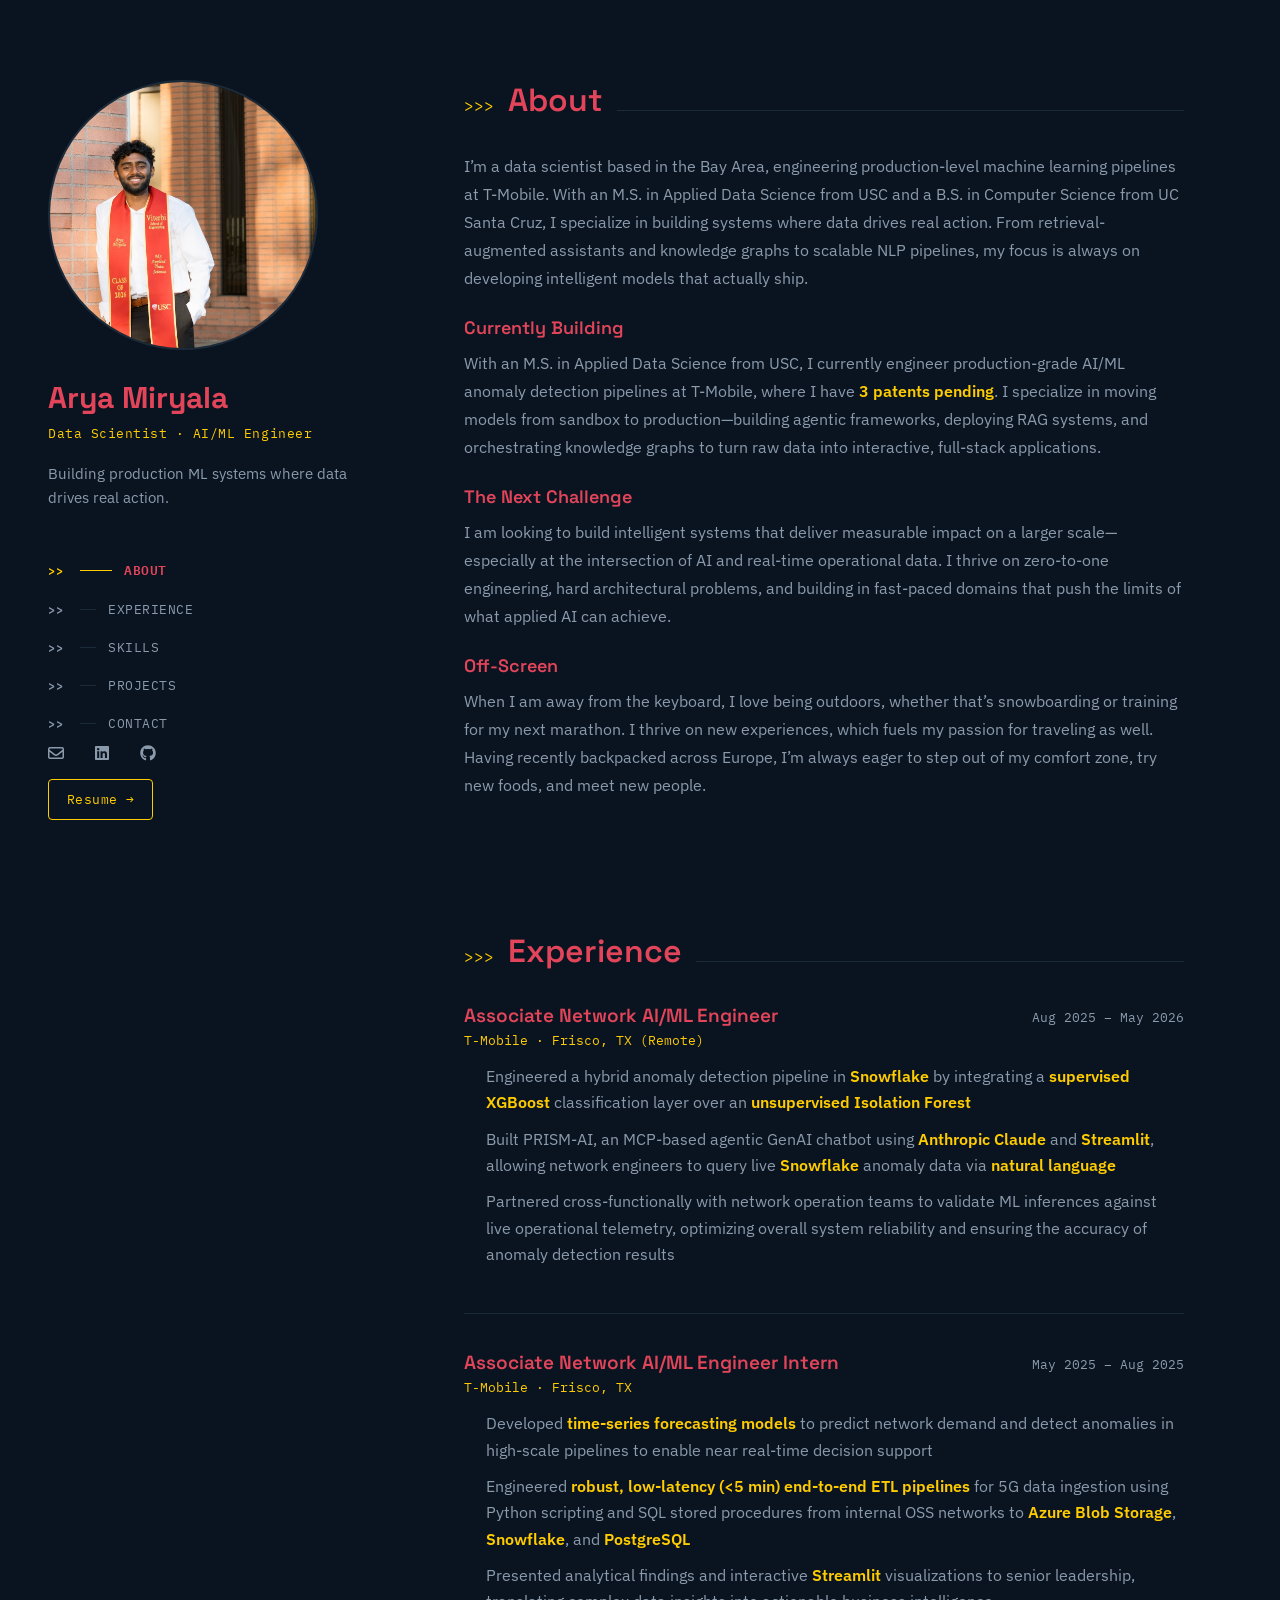
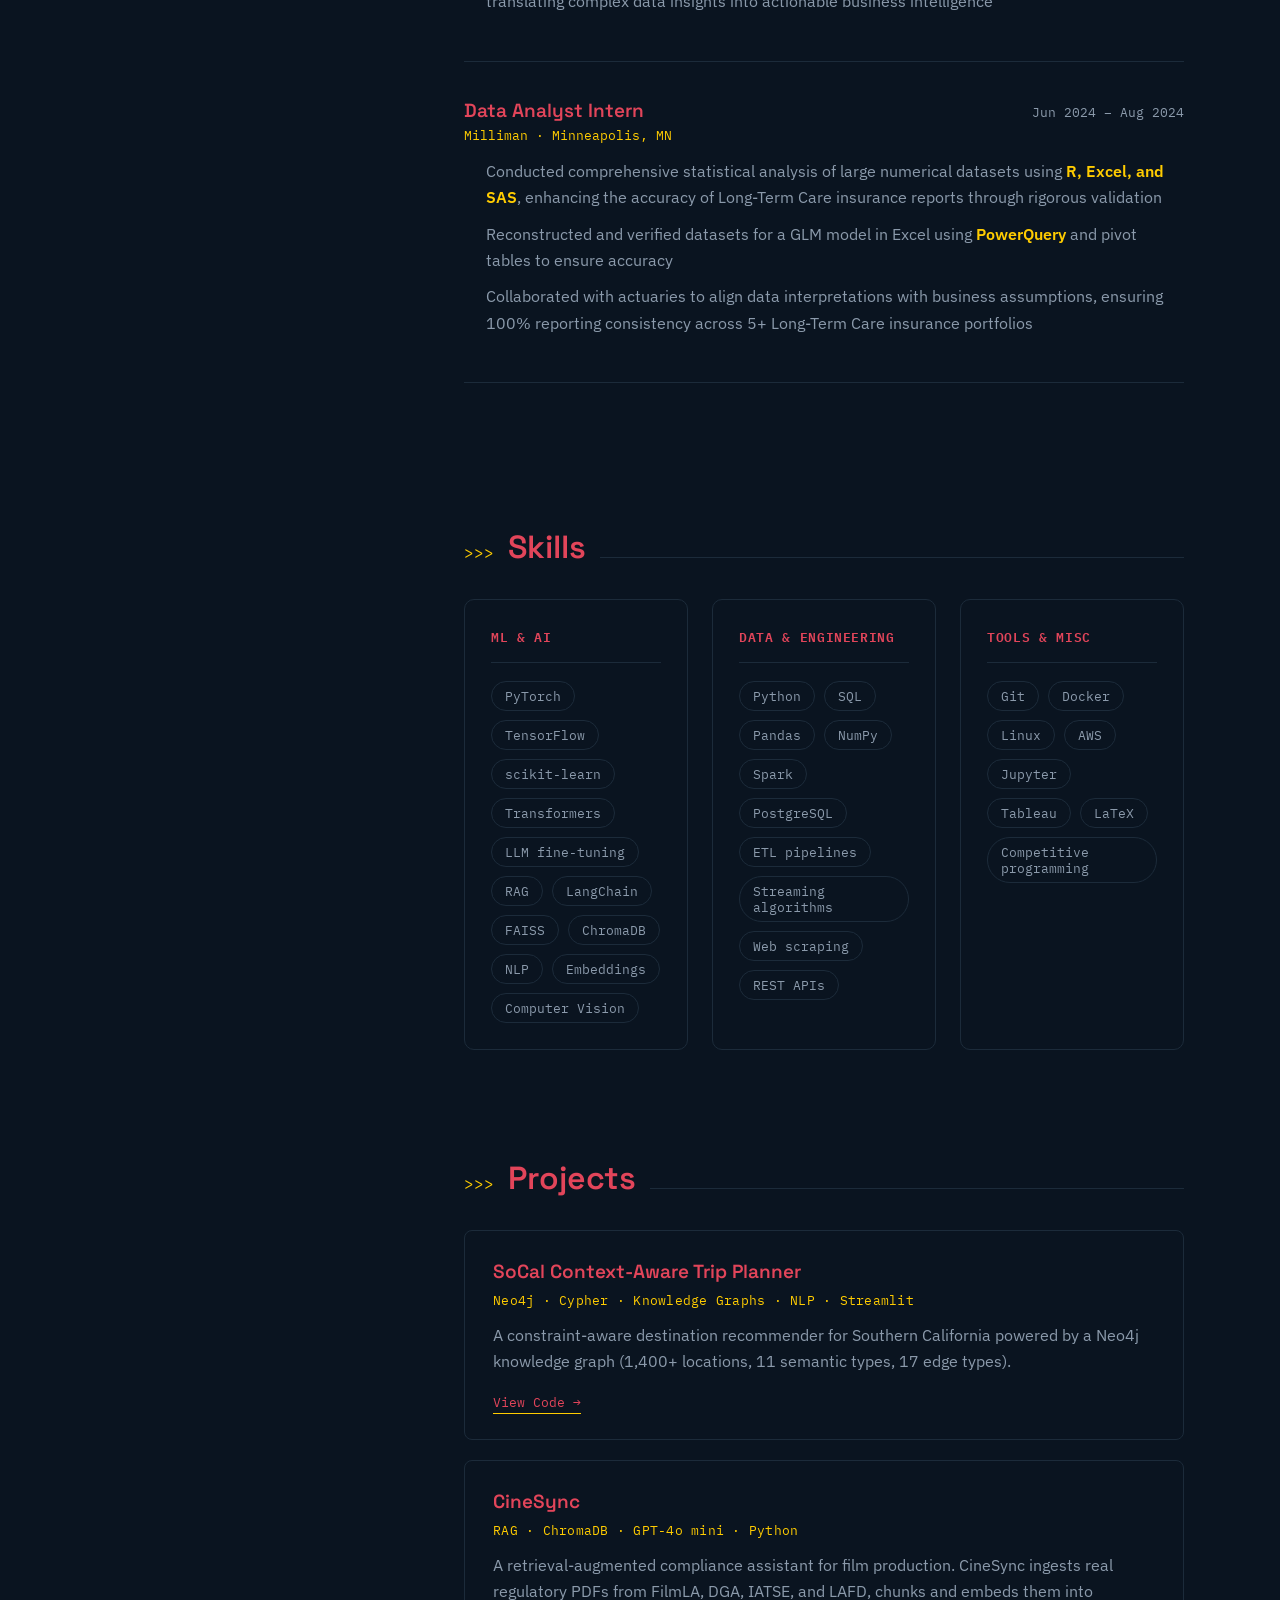
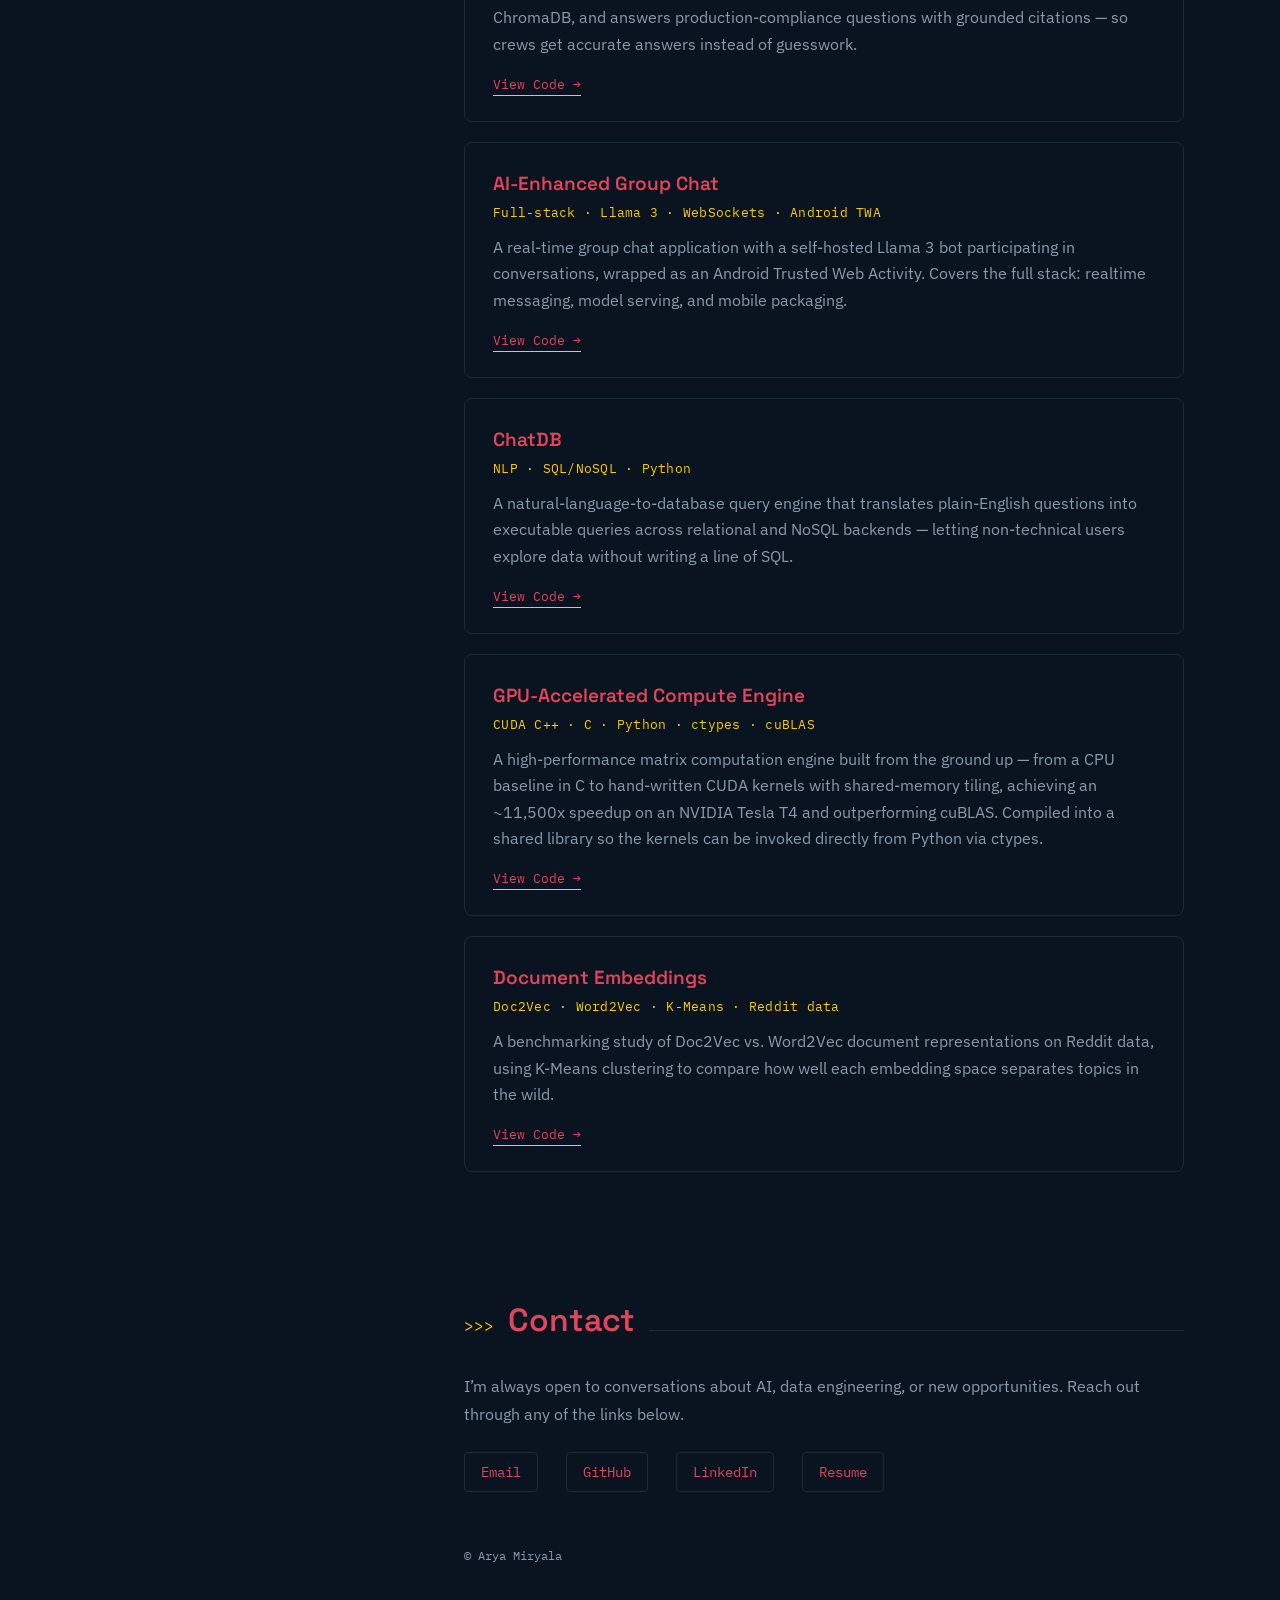
<file: index.html>
<!DOCTYPE html>
<html lang="en">
<head>
<meta charset="UTF-8">
<meta name="viewport" content="width=device-width, initial-scale=1">
<title>Arya Miryala — Data Scientist &amp; AI/ML Engineer</title>
<link rel="preconnect" href="https://fonts.googleapis.com">
<link rel="preconnect" href="https://fonts.gstatic.com" crossorigin>
<link href="https://fonts.googleapis.com/css2?family=Space+Grotesk:wght@500;600;700&family=IBM+Plex+Sans:wght@400;500;600&family=IBM+Plex+Mono:wght@400;500&display=swap" rel="stylesheet">
<link rel="stylesheet" href="styles.css">
</head>
<body>

<div id="intro-overlay" class="intro-overlay">
  <div class="intro-name">ARYA MIRYALA</div>
  <div class="intro-role">Data Scientist &middot; AI/ML Engineer </div>
</div>

<div class="layout">

  <aside class="sidebar">
    <div>
      <div class="photo-wrap"><img src="assets/profile.jpg" alt="Arya Miryala"></div>
      <h1 class="name">Arya Miryala</h1>
      <p class="role">Data Scientist &middot; AI/ML Engineer</p>
      <p class="blurb">Building production ML systems where data drives real action.</p>

      <nav class="side-nav" aria-label="Section navigation">
        <a href="#about" class="nav-link active" data-section="about">
          <span class="num">&gt;&gt;</span><span class="line"></span><span class="label">About</span>
        </a>
        <a href="#experience" class="nav-link" data-section="experience">
          <span class="num">&gt;&gt;</span><span class="line"></span><span class="label">Experience</span>
        </a>
        <a href="#skills" class="nav-link" data-section="skills">
          <span class="num">&gt;&gt;</span><span class="line"></span><span class="label">Skills</span>
        </a>
        <a href="#projects" class="nav-link" data-section="projects">
          <span class="num">&gt;&gt;</span><span class="line"></span><span class="label">Projects</span>
        </a>
        <a href="#contact" class="nav-link" data-section="contact">
          <span class="num">&gt;&gt;</span><span class="line"></span><span class="label">Contact</span>
        </a>
      </nav>
    </div>

    <div class="sidebar-footer">
      <div class="social-row">
        <a href="mailto:amiryala565@gmail.com" aria-label="Email">
          <svg viewBox="0 0 512 512" aria-hidden="true"><path d="M64 112c-8.8 0-16 7.2-16 16l0 22.1L220.5 291.7c20.7 17 50.4 17 71.1 0L464 150.1l0-22.1c0-8.8-7.2-16-16-16L64 112zM48 212.2L48 384c0 8.8 7.2 16 16 16l384 0c8.8 0 16-7.2 16-16l0-171.8L322 328.8c-38.4 31.5-93.7 31.5-132 0L48 212.2zM0 128C0 92.7 28.7 64 64 64l384 0c35.3 0 64 28.7 64 64l0 256c0 35.3-28.7 64-64 64L64 448c-35.3 0-64-28.7-64-64L0 128z"/></svg>
        </a>
        <a href="https://www.linkedin.com/in/arya-miryala/" target="_blank" rel="noreferrer" aria-label="LinkedIn">
          <svg viewBox="0 0 448 512" aria-hidden="true"><path d="M416 32H31.9C14.3 32 0 46.5 0 64.3v383.4C0 465.5 14.3 480 31.9 480H416c17.6 0 32-14.5 32-32.3V64.3c0-17.8-14.4-32.3-32-32.3zM135.4 416H69V202.2h66.5V416zm-33.2-243c-21.3 0-38.5-17.3-38.5-38.5S80.9 96 102.2 96c21.2 0 38.5 17.3 38.5 38.5 0 21.3-17.2 38.5-38.5 38.5zm282.1 243h-66.4V312c0-24.8-.5-56.7-34.5-56.7-34.6 0-39.9 27-39.9 54.9V416h-66.4V202.2h63.7v29.2h.9c8.9-16.8 30.6-34.5 62.9-34.5 67.2 0 79.7 44.3 79.7 101.9V416z"/></svg>
        </a>
        <a href="https://github.com/aryamiryala" target="_blank" rel="noreferrer" aria-label="GitHub">
          <svg viewBox="0 0 496 512" aria-hidden="true"><path d="M244.8 8C106.1 8 0 113.3 0 252c0 110.9 69.8 205.8 169.5 239.2 12.8 2.3 17.3-5.6 17.3-12.1 0-6.2-.3-40.4-.3-61.4 0 0-70 15-84.7-29.8 0 0-11.4-29.1-27.8-36.6 0 0-22.9-15.7 1.6-15.4 0 0 24.9 2 38.6 25.8 21.9 38.6 58.6 27.5 72.9 20.9 2.3-16 8.8-27.1 16-33.7-55.9-6.2-112.3-14.3-112.3-110.5 0-27.5 7.6-41.3 23.6-58.9-2.6-6.5-11.1-33.3 2.6-67.9 20.9-6.5 69 27 69 27 20-5.6 41.5-8.5 62.8-8.5s42.8 2.9 62.8 8.5c0 0 48.1-33.6 69-27 13.7 34.7 5.2 61.4 2.6 67.9 16 17.7 25.8 31.5 25.8 58.9 0 96.5-58.9 104.2-114.8 110.5 9.2 7.9 17 22.9 17 46.4 0 33.7-.3 75.4-.3 83.6 0 6.5 4.6 14.4 17.3 12.1C428.2 457.8 496 362.9 496 252 496 113.3 383.5 8 244.8 8z"/></svg>
        </a>
      </div>
      <a href="https://aryamiryala.github.io/docs/resume.pdf" class="resume-btn" target="_blank" rel="noreferrer">Resume &rarr;</a>
    </div>
  </aside>

  <main>

    <section id="about" class="section">
      <div class="header-row">
        <span class="header-num">&gt;&gt;&gt;</span>
        <h2 class="header-title">About</h2>
        <span class="header-rule"></span>
      </div>
      <p class="body-text">I&rsquo;m a data scientist based in the Bay Area, engineering production-level machine learning pipelines at T-Mobile. With an M.S. in Applied Data Science from USC and a B.S. in Computer Science from UC Santa Cruz, I specialize in building systems where data drives real action. From retrieval-augmented assistants and knowledge graphs to scalable NLP pipelines, my focus is always on developing intelligent models that actually ship.</p>

      <h3 class="sub-heading">Currently Building</h3>
      <p class="body-text">With an M.S. in Applied Data Science from USC, I currently engineer production-grade AI/ML anomaly detection pipelines at T-Mobile, where I have <strong class="accent-strong">3 patents pending</strong>. I specialize in moving models from sandbox to production&mdash;building agentic frameworks, deploying RAG systems, and orchestrating knowledge graphs to turn raw data into interactive, full-stack applications.</p>

      <h3 class="sub-heading">The Next Challenge</h3>
      <p class="body-text">I am looking to build intelligent systems that deliver measurable impact on a larger scale&mdash;especially at the intersection of AI and real-time operational data. I thrive on zero-to-one engineering, hard architectural problems, and building in fast-paced domains that push the limits of what applied AI can achieve.</p>

      <h3 class="sub-heading">Off-Screen</h3>
      <p class="body-text">When I am away from the keyboard, I love being outdoors, whether that&rsquo;s snowboarding or training for my next marathon. I thrive on new experiences, which fuels my passion for traveling as well. Having recently backpacked across Europe, I&rsquo;m always eager to step out of my comfort zone, try new foods, and meet new people.</p>
    </section>

    <section id="experience" class="section">
      <div class="header-row">
        <span class="header-num">&gt;&gt;&gt;</span>
        <h2 class="header-title">Experience</h2>
        <span class="header-rule"></span>
      </div>

      <div class="job-card">
        <div class="job-header">
          <div>
            <h3 class="job-title">Associate Network AI/ML Engineer</h3>
            <div class="job-company">T-Mobile &middot; Frisco, TX (Remote)</div>
          </div>
          <div class="job-dates">Aug 2025 – May 2026</div>
        </div>
        <ul class="bullet-list">
          <li>Engineered a hybrid anomaly detection pipeline in <strong class="accent-strong">Snowflake</strong> by integrating a <strong class="accent-strong">supervised XGBoost</strong> classification layer over an <strong class="accent-strong">unsupervised Isolation Forest</strong></li>
          <li>Built PRISM-AI, an MCP-based agentic GenAI chatbot using <strong class="accent-strong">Anthropic Claude</strong> and <strong class="accent-strong">Streamlit</strong>, allowing network engineers to query live <strong class="accent-strong">Snowflake</strong> anomaly data via <strong class="accent-strong">natural language</strong></li>
          <li>Partnered cross-functionally with network operation teams to validate ML inferences against live operational telemetry, optimizing overall system reliability and ensuring the accuracy of anomaly detection results</li>
        </ul>
      </div>

      <div class="job-card">
        <div class="job-header">
          <div>
            <h3 class="job-title">Associate Network AI/ML Engineer Intern</h3>
            <div class="job-company">T-Mobile &middot; Frisco, TX</div>
          </div>
          <div class="job-dates">May 2025 – Aug 2025</div>
        </div>
        <ul class="bullet-list">
          <li>Developed <strong class="accent-strong">time-series forecasting models</strong> to predict network demand and detect anomalies in high-scale pipelines to enable near real-time decision support</li>
          <li>Engineered <strong class="accent-strong">robust, low-latency (&lt;5 min) end-to-end ETL pipelines</strong> for 5G data ingestion using Python scripting and SQL stored procedures from internal OSS networks to <strong class="accent-strong">Azure Blob Storage</strong>, <strong class="accent-strong">Snowflake</strong>, and <strong class="accent-strong">PostgreSQL</strong></li>
          <li>Presented analytical findings and interactive <strong class="accent-strong">Streamlit</strong> visualizations to senior leadership, translating complex data insights into actionable business intelligence</li>
        </ul>
      </div>

      <div class="job-card">
        <div class="job-header">
          <div>
            <h3 class="job-title">Data Analyst Intern</h3>
            <div class="job-company">Milliman &middot; Minneapolis, MN</div>
          </div>
          <div class="job-dates">Jun 2024 – Aug 2024</div>
        </div>
        <ul class="bullet-list">
          <li>Conducted comprehensive statistical analysis of large numerical datasets using <strong class="accent-strong">R, Excel, and SAS</strong>, enhancing the accuracy of Long-Term Care insurance reports through rigorous validation</li>
          <li>Reconstructed and verified datasets for a GLM model in Excel using <strong class="accent-strong">PowerQuery</strong> and pivot tables to ensure accuracy</li>
          <li>Collaborated with actuaries to align data interpretations with business assumptions, ensuring 100% reporting consistency across 5+ Long-Term Care insurance portfolios</li>
        </ul>
      </div>
    </section>

    <section id="skills" class="section">
      <div class="header-row">
        <span class="header-num">&gt;&gt;&gt;</span>
        <h2 class="header-title">Skills</h2>
        <span class="header-rule"></span>
      </div>

      <div class="skills-grid">
        <div class="skill-card">
          <div class="skill-group-header">
            <h3 class="skill-group-title">ML &amp; AI</h3>
          </div>
          <div class="skill-chips">
            <span class="skill-chip">PyTorch</span>
            <span class="skill-chip">TensorFlow</span>
            <span class="skill-chip">scikit-learn</span>
            <span class="skill-chip">Transformers</span>
            <span class="skill-chip">LLM fine-tuning</span>
            <span class="skill-chip">RAG</span>
            <span class="skill-chip">LangChain</span>
            <span class="skill-chip">FAISS</span>
            <span class="skill-chip">ChromaDB</span>
            <span class="skill-chip">NLP</span>
            <span class="skill-chip">Embeddings</span>
            <span class="skill-chip">Computer Vision</span>
          </div>
        </div>

        <div class="skill-card">
          <div class="skill-group-header">
            <h3 class="skill-group-title">Data &amp; Engineering</h3>
          </div>
          <div class="skill-chips">
            <span class="skill-chip">Python</span>
            <span class="skill-chip">SQL</span>
            <span class="skill-chip">Pandas</span>
            <span class="skill-chip">NumPy</span>
            <span class="skill-chip">Spark</span>
            <span class="skill-chip">PostgreSQL</span>
            <span class="skill-chip">ETL pipelines</span>
            <span class="skill-chip">Streaming algorithms</span>
            <span class="skill-chip">Web scraping</span>
            <span class="skill-chip">REST APIs</span>
          </div>
        </div>

        <div class="skill-card">
          <div class="skill-group-header">
            <h3 class="skill-group-title">Tools &amp; Misc</h3>
          </div>
          <div class="skill-chips">
            <span class="skill-chip">Git</span>
            <span class="skill-chip">Docker</span>
            <span class="skill-chip">Linux</span>
            <span class="skill-chip">AWS</span>
            <span class="skill-chip">Jupyter</span>
            <span class="skill-chip">Tableau</span>
            <span class="skill-chip">LaTeX</span>
            <span class="skill-chip">Competitive programming</span>
          </div>
        </div>
      </div>
    </section>

    <section id="projects" class="section">
      <div class="header-row">
        <span class="header-num">&gt;&gt;&gt;</span>
        <h2 class="header-title">Projects</h2>
        <span class="header-rule"></span>
      </div>

      <div class="project-card">
        <h3 class="project-title">SoCal Context-Aware Trip Planner</h3>
        <div class="project-tools">Neo4j &middot; Cypher &middot; Knowledge Graphs &middot; NLP &middot; Streamlit</div>
        <p class="project-desc">A constraint-aware destination recommender for Southern California powered by a Neo4j knowledge graph (1,400+ locations, 11 semantic types, 17 edge types).</p>
        <a href="https://github.com/aryamiryala/SoCal-Context-Aware-Planner" class="project-link" target="_blank" rel="noreferrer">View Code &rarr;</a>
      </div>

      <div class="project-card">
        <h3 class="project-title">CineSync</h3>
        <div class="project-tools">RAG &middot; ChromaDB &middot; GPT-4o mini &middot; Python</div>
        <p class="project-desc">A retrieval-augmented compliance assistant for film production. CineSync ingests real regulatory PDFs from FilmLA, DGA, IATSE, and LAFD, chunks and embeds them into ChromaDB, and answers production-compliance questions with grounded citations — so crews get accurate answers instead of guesswork.</p>
        <a href="https://github.com/aryamiryala/cinesync" class="project-link" target="_blank" rel="noreferrer">View Code &rarr;</a>
      </div>

      <div class="project-card">
        <h3 class="project-title">AI-Enhanced Group Chat</h3>
        <div class="project-tools">Full-stack &middot; Llama 3 &middot; WebSockets &middot; Android TWA</div>
        <p class="project-desc">A real-time group chat application with a self-hosted Llama 3 bot participating in conversations, wrapped as an Android Trusted Web Activity. Covers the full stack: realtime messaging, model serving, and mobile packaging.</p>
        <a href="https://github.com/aryamiryala/ai-enhanced-groupchat" class="project-link" target="_blank" rel="noreferrer">View Code &rarr;</a>
      </div>

      <div class="project-card">
        <h3 class="project-title">ChatDB</h3>
        <div class="project-tools">NLP &middot; SQL/NoSQL &middot; Python</div>
        <p class="project-desc">A natural-language-to-database query engine that translates plain-English questions into executable queries across relational and NoSQL backends — letting non-technical users explore data without writing a line of SQL.</p>
        <a href="https://github.com/aryamiryala/chatdb" class="project-link" target="_blank" rel="noreferrer">View Code &rarr;</a>
      </div>

      <div class="project-card">
        <h3 class="project-title">GPU-Accelerated Compute Engine</h3>
        <div class="project-tools">CUDA C++ &middot; C &middot; Python &middot; ctypes &middot; cuBLAS</div>
        <p class="project-desc">A high-performance matrix computation engine built from the ground up — from a CPU baseline in C to hand-written CUDA kernels with shared-memory tiling, achieving an ~11,500x speedup on an NVIDIA Tesla T4 and outperforming cuBLAS. Compiled into a shared library so the kernels can be invoked directly from Python via ctypes.</p>
        <a href="https://github.com/aryamiryala/py-cuda-engine" class="project-link" target="_blank" rel="noreferrer">View Code &rarr;</a>
      </div>

      <div class="project-card">
        <h3 class="project-title">Document Embeddings</h3>
        <div class="project-tools">Doc2Vec &middot; Word2Vec &middot; K-Means &middot; Reddit data</div>
        <p class="project-desc">A benchmarking study of Doc2Vec vs. Word2Vec document representations on Reddit data, using K-Means clustering to compare how well each embedding space separates topics in the wild.</p>
        <a href="https://github.com/aryamiryala/document-embeddings" class="project-link" target="_blank" rel="noreferrer">View Code &rarr;</a>
      </div>
    </section>

    <section id="contact" class="section section-contact">
      <div class="header-row">
        <span class="header-num">&gt;&gt;&gt;</span>
        <h2 class="header-title">Contact</h2>
        <span class="header-rule"></span>
      </div>
      <p class="body-text">I&rsquo;m always open to conversations about AI, data engineering, or new opportunities. Reach out through any of the links below.</p>
      <div class="contact-links">
        <a href="mailto:amiryala565@gmail.com" class="contact-link">Email</a>
        <a href="https://github.com/aryamiryala" class="contact-link" target="_blank" rel="noreferrer">GitHub</a>
        <a href="https://www.linkedin.com/in/arya-miryala/" class="contact-link" target="_blank" rel="noreferrer">LinkedIn</a>
        <a href="https://aryamiryala.github.io/docs/resume.pdf" class="contact-link" target="_blank" rel="noreferrer">Resume</a>
      </div>
      <div class="footer">&copy; Arya Miryala</div>
    </section>

  </main>
</div>

<script src="script.js"></script>
</body>
</html>
</file>
<file: styles.css>
:root {
  --bg: #0a1420;
  --ink: #e2455a;
  --slate: #8b9aab;
  --muted-line: #1c2b3a;
  --accent: #FFCC00;
  --font-heading: 'Space Grotesk', sans-serif;
  --font-mono: 'IBM Plex Mono', monospace;
  --font-body: 'IBM Plex Sans', sans-serif;
}

html {
  background: var(--bg);
}

body {
  margin: 0;
  background: var(--bg);
  font-family: var(--font-body);
  -webkit-font-smoothing: antialiased;
}

* {
  box-sizing: border-box;
}

::selection {
  background: var(--accent);
  color: var(--bg);
}

a {
  color: var(--accent);
  text-decoration: none;
}

a:hover {
  color: #ffe066;
}

::-webkit-scrollbar {
  width: 10px;
}

::-webkit-scrollbar-track {
  background: var(--bg);
}

::-webkit-scrollbar-thumb {
  background: var(--muted-line);
  border-radius: 6px;
}

@keyframes nameRise {
  from { opacity: 0; transform: translateY(28px); }
  to { opacity: 1; transform: translateY(0); }
}

/* Intro overlay */

.intro-overlay {
  position: fixed;
  inset: 0;
  z-index: 9999;
  background: var(--bg);
  display: flex;
  flex-direction: column;
  align-items: center;
  justify-content: center;
  gap: 18px;
  transform: translateY(0);
  transition: transform 900ms cubic-bezier(.65, 0, .35, 1);
}

.intro-overlay.wipe {
  transform: translateY(-100%);
}

.intro-name {
  font-family: var(--font-heading);
  font-weight: 700;
  color: var(--ink);
  font-size: clamp(2.25rem, 8vw, 4.75rem);
  letter-spacing: -0.02em;
  opacity: 0;
  animation: nameRise 750ms ease forwards;
}

.intro-role {
  font-family: var(--font-mono);
  color: var(--accent);
  font-size: clamp(0.8rem, 2vw, 1rem);
  letter-spacing: 0.16em;
  text-transform: uppercase;
  opacity: 0;
  animation: nameRise 750ms ease forwards;
  animation-delay: 380ms;
  animation-fill-mode: both;
}

/* Layout */

.layout {
  display: flex;
  flex-direction: row;
  max-width: 1400px;
  margin: 0 auto;
  position: relative;
}

.sidebar {
  flex: 0 0 400px;
  width: 400px;
  position: sticky;
  top: 0;
  height: 100vh;
  padding: 80px 48px;
  display: flex;
  flex-direction: column;
  justify-content: space-between;
  overflow-y: auto;
}

main {
  flex: 1;
  min-width: 0;
  padding: 80px 96px 40px 64px;
}

/* Sidebar contents */

.photo-wrap {
  width: clamp(96px, 30vh, 300px);
  height: clamp(96px, 30vh, 300px);
  border-radius: 50%;
  overflow: hidden;
  border: 2px solid var(--muted-line);
  margin-bottom: 28px;
  flex-shrink: 0;
}

.photo-wrap img {
  width: 100%;
  height: 100%;
  object-fit: cover;
  object-position: center;
  display: block;
  transform: scale(1.15);
}

.name {
  font-family: var(--font-heading);
  font-size: 30px;
  font-weight: 700;
  color: var(--ink);
  margin: 0 0 8px;
}

.role {
  font-family: var(--font-mono);
  font-size: 13px;
  color: var(--accent);
  letter-spacing: 0.04em;
  margin: 0 0 20px;
}

.blurb {
  font-family: var(--font-body);
  font-size: 15px;
  line-height: 1.6;
  color: var(--slate);
  margin: 0 0 40px;
  max-width: 300px;
}

.side-nav {
  display: flex;
  flex-direction: column;
}

.nav-link {
  display: flex;
  align-items: center;
  gap: 12px;
  padding: 9px 0;
  font-family: var(--font-mono);
  font-size: 13px;
  letter-spacing: 0.04em;
  text-transform: uppercase;
  color: var(--slate);
  transition: color 250ms ease;
}

.nav-link:hover,
.nav-link.active {
  color: var(--ink);
}

.nav-link .num {
  color: var(--slate);
  font-size: 12px;
  width: 20px;
  font-weight: 600;
}

.nav-link.active .num {
  color: var(--accent);
}

.nav-link .line {
  height: 1px;
  width: 16px;
  background: var(--muted-line);
  transition: all 300ms ease;
}

.nav-link.active .line {
  width: 32px;
  background: var(--accent);
}

.nav-link .label {
  font-weight: 400;
}

.nav-link.active .label {
  font-weight: 600;
}

.sidebar-footer {
  display: flex;
  flex-direction: column;
  gap: 18px;
}

.social-row {
  display: flex;
  gap: 30px;
  flex-wrap: wrap;
}

.social-row a {
  display: inline-flex;
  color: var(--slate);
  transition: color 200ms ease;
}

.social-row a:hover {
  color: var(--accent);
}

.social-row svg {
  width: 16px;
  height: 16px;
  fill: currentColor;
  display: block;
}

.resume-btn {
  display: inline-flex;
  align-items: center;
  justify-content: center;
  font-family: var(--font-mono);
  font-size: 13px;
  color: var(--accent);
  border: 1px solid var(--accent);
  border-radius: 4px;
  padding: 11px 18px;
  width: fit-content;
  letter-spacing: 0.03em;
  transition: background 250ms ease, color 250ms ease;
}

.resume-btn:hover {
  background: var(--accent);
  color: var(--bg);
}

/* Section headers */

.header-row {
  display: flex;
  align-items: baseline;
  gap: 14px;
  margin-bottom: 32px;
}

.header-num {
  font-family: var(--font-mono);
  color: var(--accent);
  font-size: 16px;
  flex-shrink: 0;
}

.header-title {
  font-family: var(--font-heading);
  font-size: 32px;
  color: var(--ink);
  margin: 0;
  font-weight: 600;
  white-space: nowrap;
}

.header-rule {
  flex: 1;
  height: 1px;
  background: var(--muted-line);
}

/* Section body */

.section {
  padding-bottom: 108px;
  scroll-margin-top: 32px;
}

.section-contact {
  padding-bottom: 64px;
}

.body-text {
  font-family: var(--font-body);
  font-size: 16px;
  line-height: 1.75;
  color: var(--slate);
  margin: 0 0 24px;
}

.sub-heading {
  font-family: var(--font-heading);
  font-size: 18px;
  color: var(--ink);
  font-weight: 600;
  margin: 0 0 10px;
}

.accent-strong {
  color: var(--accent);
  font-weight: 600;
}

/* Experience */

.job-card {
  margin-bottom: 36px;
  padding-bottom: 36px;
  border-bottom: 1px solid var(--muted-line);
}

.job-header {
  display: flex;
  flex-direction: row;
  justify-content: space-between;
  align-items: baseline;
  gap: 12px;
  margin-bottom: 14px;
}

.job-title {
  font-family: var(--font-heading);
  font-size: 19px;
  color: var(--ink);
  margin: 0 0 4px;
  font-weight: 600;
}

.job-company {
  font-family: var(--font-mono);
  font-size: 13px;
  color: var(--accent);
}

.job-dates {
  font-family: var(--font-mono);
  font-size: 13px;
  color: var(--slate);
  white-space: nowrap;
}

.bullet-list {
  margin: 0;
  padding: 0;
  list-style: none;
}

.bullet-list li {
  font-family: var(--font-body);
  font-size: 15.5px;
  line-height: 1.7;
  color: var(--slate);
  margin-bottom: 10px;
  padding-left: 22px;
}

/* Skills */

.skills-grid {
  display: grid;
  grid-template-columns: repeat(auto-fit, minmax(180px, 1fr));
  gap: 24px;
}

.skill-card {
  border: 1px solid var(--muted-line);
  border-radius: 10px;
  padding: 26px;
  min-width: 0;
  transition: border-color 300ms ease, transform 300ms ease;
}

.skill-card:hover {
  border-color: var(--accent);
  transform: translateY(-3px);
}

.skill-group-header {
  display: flex;
  flex-wrap: wrap;
  align-items: baseline;
  justify-content: space-between;
  gap: 4px 10px;
  margin-bottom: 18px;
  padding-bottom: 14px;
  border-bottom: 1px solid var(--muted-line);
}

.skill-group-title {
  font-family: var(--font-mono);
  font-size: 13px;
  color: var(--ink);
  letter-spacing: 0.05em;
  text-transform: uppercase;
  margin: 0;
  font-weight: 600;
}

.skill-chips {
  display: flex;
  flex-wrap: wrap;
  gap: 9px;
}

.skill-chip {
  font-family: var(--font-mono);
  font-size: 12.5px;
  color: var(--slate);
  border: 1px solid var(--muted-line);
  border-radius: 999px;
  padding: 6px 13px;
  transition: color 220ms ease, border-color 220ms ease, background 220ms ease;
}

.skill-chip:hover {
  color: var(--bg);
  background: var(--accent);
  border-color: var(--accent);
}

/* Projects */

.project-card {
  border: 1px solid var(--muted-line);
  border-radius: 8px;
  padding: 28px;
  margin-bottom: 20px;
  transition: border-color 250ms ease, transform 250ms ease;
}

.project-card:hover {
  border-color: var(--accent);
  transform: translateY(-2px);
}

.project-title {
  font-family: var(--font-heading);
  font-size: 19px;
  color: var(--ink);
  margin: 0 0 8px;
  font-weight: 600;
}

.project-tools {
  font-family: var(--font-mono);
  font-size: 12.5px;
  color: var(--accent);
  margin-bottom: 14px;
  letter-spacing: 0.02em;
}

.project-desc {
  font-family: var(--font-body);
  font-size: 15.5px;
  line-height: 1.7;
  color: var(--slate);
  margin: 0 0 16px;
}

.project-link {
  font-family: var(--font-mono);
  font-size: 13px;
  color: var(--ink);
  border-bottom: 1px solid var(--accent);
  padding-bottom: 2px;
}

/* Contact */

.contact-links {
  display: flex;
  gap: 28px;
  flex-wrap: wrap;
  margin: 8px 0 56px;
}

.contact-link {
  font-family: var(--font-mono);
  font-size: 14px;
  color: var(--ink);
  border: 1px solid var(--muted-line);
  border-radius: 4px;
  padding: 10px 16px;
}

.footer {
  font-family: var(--font-mono);
  font-size: 12px;
  color: var(--slate);
}

/* Mobile */

@media (max-width: 899px) {
  .layout {
    flex-direction: column;
  }

  .sidebar {
    flex: none;
    width: 100%;
    position: static;
    height: auto;
    padding: 56px 28px 32px;
    justify-content: flex-start;
    gap: 32px;
  }

  .side-nav {
    display: none;
  }

  .sidebar-footer {
    margin-top: 8px;
  }

  main {
    padding: 8px 28px 40px;
  }

  .header-title {
    font-size: 26px;
  }

  .section {
    padding-bottom: 72px;
  }

  .section-contact {
    padding-bottom: 48px;
  }

  .job-header {
    flex-direction: column;
    align-items: flex-start;
    gap: 4px;
  }

  .skills-grid {
    grid-template-columns: 1fr;
  }
}

/* Shorter viewports (laptops) get less vertical padding so the
   desktop sidebar's contents fit within 100vh without needing to
   scroll internally. */
@media (min-width: 900px) and (max-height: 820px) {
  .sidebar {
    padding: 40px 48px;
  }

  .photo-wrap {
    margin-bottom: 16px;
  }

  .name {
    margin: 0 0 4px;
  }

  .role {
    margin: 0 0 12px;
  }

  .nav-link {
    padding: 6px 0;
  }
}
</file>
